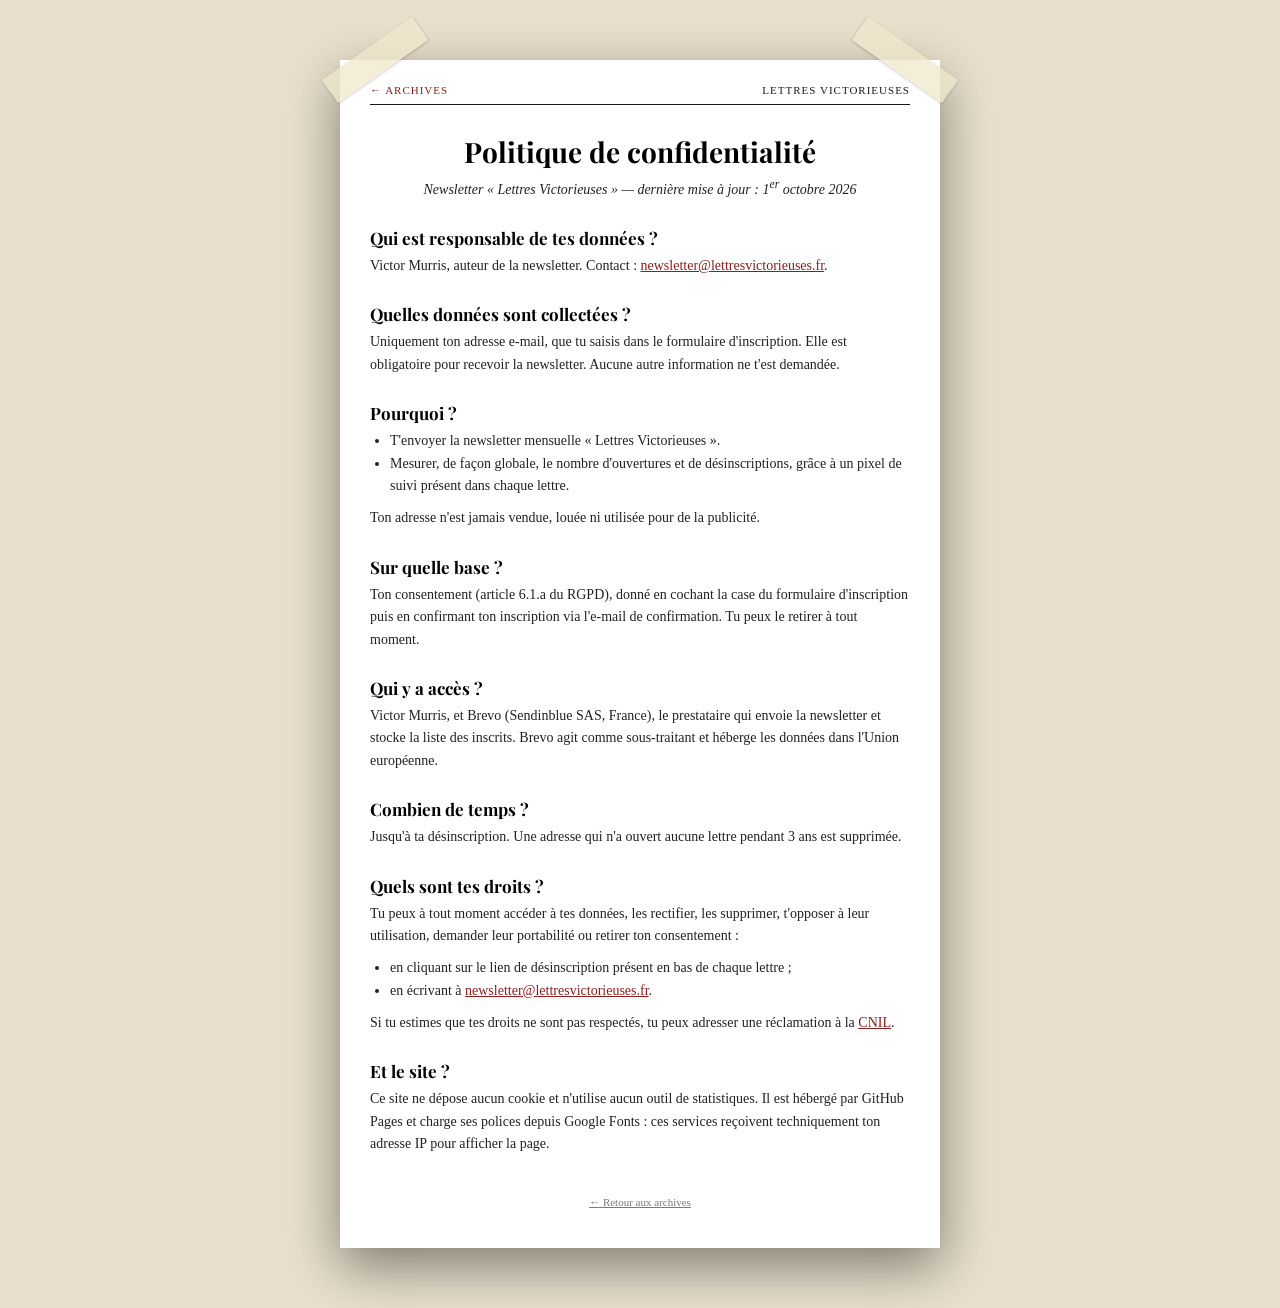
<file: confidentialite.html>
<!DOCTYPE html>
<html lang="fr">
<head>
<meta charset="UTF-8">
<meta name="viewport" content="width=device-width, initial-scale=1.0">
<title>Confidentialité — Les Archives de Victor</title>
<link rel="stylesheet" href="css/style.css?v=6">
</head>
<body>

  <div class="page texte-legal">

    <div class="bandeau">
      <a href="index.html">← Archives</a>
      <span>Lettres Victorieuses</span>
    </div>

    <h1>Politique de confidentialité</h1>
    <p class="subtitle">Newsletter « Lettres Victorieuses » — dernière mise à jour : 1<sup>er</sup> octobre 2026</p>

    <h2>Qui est responsable de tes données ?</h2>
    <p>Victor Murris, auteur de la newsletter. Contact : <a href="mailto:newsletter@lettresvictorieuses.fr">newsletter@lettresvictorieuses.fr</a>.</p>

    <h2>Quelles données sont collectées ?</h2>
    <p>Uniquement ton adresse e-mail, que tu saisis dans le formulaire d'inscription. Elle est obligatoire pour recevoir la newsletter. Aucune autre information ne t'est demandée.</p>

    <h2>Pourquoi ?</h2>
    <ul>
      <li>T'envoyer la newsletter mensuelle « Lettres Victorieuses ».</li>
      <li>Mesurer, de façon globale, le nombre d'ouvertures et de désinscriptions, grâce à un pixel de suivi présent dans chaque lettre.</li>
    </ul>
    <p>Ton adresse n'est jamais vendue, louée ni utilisée pour de la publicité.</p>

    <h2>Sur quelle base ?</h2>
    <p>Ton consentement (article 6.1.a du RGPD), donné en cochant la case du formulaire d'inscription puis en confirmant ton inscription via l'e-mail de confirmation. Tu peux le retirer à tout moment.</p>

    <h2>Qui y a accès ?</h2>
    <p>Victor Murris, et Brevo (Sendinblue SAS, France), le prestataire qui envoie la newsletter et stocke la liste des inscrits. Brevo agit comme sous-traitant et héberge les données dans l'Union européenne.</p>

    <h2>Combien de temps ?</h2>
    <p>Jusqu'à ta désinscription. Une adresse qui n'a ouvert aucune lettre pendant 3 ans est supprimée.</p>

    <h2>Quels sont tes droits ?</h2>
    <p>Tu peux à tout moment accéder à tes données, les rectifier, les supprimer, t'opposer à leur utilisation, demander leur portabilité ou retirer ton consentement :</p>
    <ul>
      <li>en cliquant sur le lien de désinscription présent en bas de chaque lettre ;</li>
      <li>en écrivant à <a href="mailto:newsletter@lettresvictorieuses.fr">newsletter@lettresvictorieuses.fr</a>.</li>
    </ul>
    <p>Si tu estimes que tes droits ne sont pas respectés, tu peux adresser une réclamation à la <a href="https://www.cnil.fr/fr/plaintes" target="_blank" rel="noopener">CNIL</a>.</p>

    <h2>Et le site ?</h2>
    <p>Ce site ne dépose aucun cookie et n'utilise aucun outil de statistiques. Il est hébergé par GitHub Pages et charge ses polices depuis Google Fonts : ces services reçoivent techniquement ton adresse IP pour afficher la page.</p>

    <footer>
      <a href="index.html">← Retour aux archives</a>
    </footer>

  </div>

</body>
</html>
</file>
<file: css/style.css>
@import url('https://fonts.googleapis.com/css2?family=Playfair+Display:ital,wght@0,400;0,600;0,700;0,900;1,400&family=Old+Standard+TT:ital,wght@0,400;0,700;1,400&family=UnifrakturMaguntia&family=Special+Elite&family=Anton&display=swap');

  body {
    margin: 0;
    padding: 0;
    background-color: #cdbf9f;
    font-family: 'Old Standard TT', Georgia, 'Times New Roman', serif;
    overflow-x: hidden;
  }

  .page {
    position: relative;
    z-index: 1;
    max-width: 600px;
    margin: 60px auto;
    padding: 24px 30px 40px 30px;
    box-sizing: border-box;
    background: #ffffff;
    box-shadow: 0 18px 50px rgba(0,0,0,0.45);
  }

  /* Morceaux de scotch sur la feuille */
  .page::before,
  .page::after {
    content: "";
    position: absolute;
    top: -14px;
    width: 110px;
    height: 28px;
    background: rgba(240, 232, 205, 0.75);
    box-shadow: 0 1px 3px rgba(0,0,0,0.2);
  }
  .page::before { left: -20px; transform: rotate(-35deg); }
  .page::after  { right: -20px; transform: rotate(35deg); }

  .bandeau {
    display: flex;
    justify-content: space-between;
    font-size: 11px;
    letter-spacing: 1px;
    text-transform: uppercase;
    color: #1a1a1a;
    padding-bottom: 8px;
    border-bottom: 1px solid #1a1a1a;
  }

  .title-wrap {
    text-align: center;
    margin: 26px 0 6px 0;
    padding-bottom: 18px;
    border-bottom: 4px solid #1a1a1a;
  }
  .title-img {
    max-width: 420px;
    width: 100%;
    height: auto;
  }

  @media screen and (max-width: 480px) {
    .page { padding: 18px 18px 30px 18px; margin: 40px 16px; }
    .title-img { max-width: 300px; }
    .bandeau { font-size: 9.5px; }
  }

  .subtitle {
    text-align: center;
    font-size: 13px;
    font-style: italic;
    color: #666666;
    margin: 0 0 34px 0;
  }

  ul.archives {
    list-style: none;
    margin: 0;
    padding: 0;
    border-top: 1px solid #ddd8cf;
  }

  ul.archives li {
    display: flex;
    align-items: center;
    gap: 12px;
    border-bottom: 1px solid #ddd8cf;
  }

  ul.archives li a.lire {
    flex: 1;
    display: block;
    padding: 16px 4px;
    font-size: 15px;
    color: #1a1a1a;
    text-decoration: none;
  }

  ul.archives li a.lire:hover {
    color: #8a1f1f;
  }

  /* Petit bouton de téléchargement, à droite */
  .telecharger,
  .reader-download {
    flex: 0 0 auto;
    width: 32px;
    height: 32px;
    display: flex;
    align-items: center;
    justify-content: center;
    border: 1px solid #1a1a1a;
    border-radius: 50%;
    color: #1a1a1a;
    text-decoration: none;
    font-size: 16px;
    line-height: 1;
    transition: background 0.2s ease, color 0.2s ease;
  }
  .telecharger:hover {
    background: #1a1a1a;
    color: #fbf8f1;
  }

  footer {
    text-align: center;
    font-size: 11px;
    color: #7a7a7a;
    margin-top: 40px;
  }
  footer a { color: #7a7a7a; }

  /* ===== Bloc d'inscription à la newsletter ===== */
  .inscription {
    margin-top: -30px;
    padding-top: 28px;
  }
  .inscription h2 {
    font-family: 'Playfair Display', Georgia, serif;
    font-size: 24px;
    text-align: center;
    margin: 0 0 4px 0;
  }
  .inscription-intro {
    text-align: center;
    font-size: 13px;
    font-style: italic;
    color: #666666;
    margin: 0 0 22px 0;
  }
  .inscription-label {
    display: block;
    font-size: 11px;
    letter-spacing: 1px;
    text-transform: uppercase;
    margin-bottom: 6px;
  }
  .inscription-ligne {
    display: flex;
    gap: 8px;
  }
  .inscription-ligne input {
    flex: 1;
    min-width: 0;
    padding: 10px 12px;
    font: inherit;
    font-size: 16px; /* 16px minimum : évite le zoom automatique sur iPhone */
    border: 1px solid #1a1a1a;
    border-radius: 0;
    background: #ffffff;
  }
  .inscription-ligne button {
    flex: 0 0 auto;
    padding: 10px 16px;
    font: inherit;
    font-size: 14px;
    color: #ffffff;
    background: #1a1a1a;
    border: 1px solid #1a1a1a;
    border-radius: 0;
    cursor: pointer;
  }
  .inscription-ligne button:hover { background: #8a1f1f; border-color: #8a1f1f; }
  .inscription-ligne button:disabled { opacity: 0.5; cursor: default; }
  .inscription-consentement {
    display: flex;
    gap: 8px;
    align-items: flex-start;
    margin: 14px 0;
    font-size: 13px;
    line-height: 1.45;
    cursor: pointer;
  }
  .inscription-consentement input {
    flex: 0 0 auto;
    margin-top: 3px;
    accent-color: #1a1a1a;
  }
  .inscription-rgpd {
    font-size: 11px;
    line-height: 1.5;
    color: #666666;
    margin: 0;
  }
  .inscription-rgpd a { color: #666666; }
  .inscription-merci,
  .inscription-erreur {
    margin: 14px 0 0 0;
    padding: 10px 12px;
    font-size: 13px;
    border-left: 3px solid #1a1a1a;
    background: #f4f1ea;
  }
  .inscription-erreur { border-left-color: #8a1f1f; background: #faeeee; }
  .inscription-erreur a { color: #8a1f1f; }
  .inscription-ligne[hidden],
  .inscription-consentement[hidden] { display: none; }

  .cache {
    position: absolute;
    left: -9999px;
    width: 1px;
    height: 1px;
    border: 0;
  }
  @media screen and (max-width: 480px) {
    .inscription { margin-top: -20px; }
    .inscription-ligne { flex-direction: column; }
  }

  /* ===== Panneau lecteur en CSS pur (:target) ===== */
  .reader {
    position: fixed;
    inset: 0;
    background: rgba(20, 18, 14, 0.55);
    opacity: 0;
    visibility: hidden;
    transition: opacity 0.25s ease;
    z-index: 10;
    display: flex;
    align-items: center;
    justify-content: center;
    gap: 16px;
  }

  .reader:target {
    opacity: 1;
    visibility: visible;
  }

  /* La page derrière ne défile plus quand une lettre est ouverte
     (ordinateur seulement : sur téléphone la lettre s'ouvre en pleine page) */
  @media (hover: hover) and (pointer: fine) {
    html:has(.reader:target),
    body:has(.reader:target) {
      overflow: hidden;
    }
  }

  .reader-panel {
    width: min(560px, 84vw);
    height: 82vh;
    background: #ffffff;
    box-shadow: 0 20px 50px rgba(0,0,0,0.25);
    border-radius: 6px;
    /* C'est le panneau qui défile : sur iPhone, Safari agrandit
       l'iframe à la hauteur de la lettre au lieu de la faire défiler */
    overflow-y: auto;
    -webkit-overflow-scrolling: touch;
    overscroll-behavior: contain;
    transform: scale(0.96);
    opacity: 0;
    transition: transform 0.25s ease, opacity 0.25s ease;
  }

  .reader:target .reader-panel {
    transform: scale(1);
    opacity: 1;
  }

  .reader-panel iframe {
    width: 100%;
    height: 100%;
    border: 0;
    display: block;
  }

  .reader-actions {
    flex: 0 0 auto;
    align-self: flex-start;
    margin-top: 30px;
    display: flex;
    flex-direction: column;
    gap: 10px;
    transform: scale(0.9);
    opacity: 0;
    transition: transform 0.25s ease, opacity 0.25s ease;
  }

  .reader:target .reader-actions {
    transform: scale(1);
    opacity: 1;
  }

  .reader-close,
  .reader-download {
    width: 40px;
    height: 40px;
    display: flex;
    align-items: center;
    justify-content: center;
    background: #ffffff;
    color: #8a1f1f;
    text-decoration: none;
    border: 0;
    border-radius: 50%;
    box-shadow: 0 8px 24px rgba(0,0,0,0.25);
    font-size: 16px;
  }

  .reader-download { color: #1a1a1a; }

  .reader-close:hover {
    background: #8a1f1f;
    color: #fff;
  }
  .reader-download:hover {
    background: #1a1a1a;
    color: #fff;
  }

  /* Sur téléphone : lettre en plein écran, boutons en haut */
  @media screen and (max-width: 600px) {
    .reader {
      flex-direction: column;
      justify-content: flex-start;
      align-items: stretch;
      gap: 0;
    }
    .reader-actions {
      flex-direction: row;
      justify-content: space-between;
      align-self: stretch;
      margin: 0;
      padding: 10px 14px;
      padding-top: max(10px, env(safe-area-inset-top));
      background: #ffffff;
      border-bottom: 1px solid #1a1a1a;
      transform: none;
    }
    .reader-close,
    .reader-download {
      width: 36px;
      height: 36px;
      box-shadow: none;
      border: 1px solid currentColor;
    }
    .reader-panel {
      flex: 1;
      width: 100%;
      height: auto;
      min-height: 0;
      border-radius: 0;
      box-shadow: none;
      transform: none;
    }
  }

  /* ===== Fond : collage de coupures de journaux ===== */
  .collage {
    position: fixed;
    inset: -2%;
    z-index: 0;
    display: grid;
    grid-template-columns: repeat(6, 1fr);
    grid-auto-rows: 1fr;
    grid-auto-flow: dense;
    gap: 0;
    background: #cdbf9f;
    pointer-events: none;
    user-select: none;
  }

  .w1 { grid-column: span 1; }
  .w2 { grid-column: span 2; }
  .w3 { grid-column: span 3; }
  .h1 { grid-row: span 1; }
  .h2 { grid-row: span 2; }
  .h3 { grid-row: span 3; }

  .coupure {
    position: relative;
    overflow: hidden;
    min-height: 0;
    padding: 12px 14px;
    color: #1d1a15;
    font-size: 10px;
    line-height: 1.35;
    text-align: justify;
    hyphens: auto;
    box-shadow: 0 3px 8px rgba(0,0,0,0.35);
    transform: rotate(var(--r, 0deg)) scale(1.14);
  }
  .coupure p { margin: 0 0 6px 0; }

  /* Papiers vieillis */
  .papier-beige { background: #e8dcc0; }
  .papier-jaune { background: #efe2bd; }
  .papier-sepia { background: #d9c49c; }
  .papier-gris  { background: #dcd9d1; }
  .papier-blanc { background: #f1ede3; }
  .papier-noir  { background: #161513; color: #f1ede3; }
  .papier-beige, .papier-jaune, .papier-sepia, .papier-gris, .papier-blanc {
    background-image:
      radial-gradient(ellipse at 15% 10%, rgba(255,255,255,0.35), transparent 55%),
      radial-gradient(ellipse at 85% 95%, rgba(110,80,30,0.22), transparent 60%);
  }

  /* Fausses photos en trame (noir et blanc) */
  .photo {
    background: #f1ede3;
    padding: 8px 8px 6px 8px;
    display: flex;
    flex-direction: column;
  }
  .photo-image {
    flex: 1;
    min-height: 0;
    background-color: #2a2824;
    background-image:
      radial-gradient(circle, rgba(241,237,227,0.55) 1px, transparent 1.4px),
      radial-gradient(ellipse at 50% 30%, rgba(241,237,227,0.45), transparent 55%),
      linear-gradient(170deg, #4a4740 0%, #1a1916 70%);
    background-size: 4px 4px, 100% 100%, 100% 100%;
  }
  .photo-claire .photo-image {
    background-color: #b9b3a5;
    background-image:
      radial-gradient(circle, rgba(26,25,22,0.5) 1px, transparent 1.4px),
      repeating-linear-gradient(0deg, transparent 0 18px, rgba(26,25,22,0.35) 18px 19px),
      repeating-linear-gradient(90deg, transparent 0 18px, rgba(26,25,22,0.35) 18px 19px);
    background-size: 4px 4px, auto, auto;
  }
  .legende {
    font-style: italic;
    font-size: 9px;
    margin: 5px 0 0 0 !important;
    text-align: left;
  }

  /* Bords déchirés */
  .dechire   { clip-path: polygon(0 2%, 8% 0, 20% 3%, 33% 0, 47% 2%, 60% 0, 74% 3%, 88% 0, 100% 2%, 98% 30%, 100% 60%, 97% 100%, 80% 97%, 62% 100%, 45% 98%, 28% 100%, 12% 97%, 0 100%, 2% 70%, 0 40%); }
  .dechire-2 { clip-path: polygon(3% 0, 100% 0, 97% 15%, 100% 32%, 96% 50%, 100% 68%, 97% 85%, 100% 100%, 0 100%, 3% 82%, 0 64%, 4% 46%, 0 28%, 3% 12%); }

  /* Colonnes de texte */
  .cols2, .cols3 {
    column-gap: 14px;
    column-rule: 1px solid rgba(0,0,0,0.35);
  }
  .cols2 { column-count: 2; }
  .cols3 { column-count: 3; }
  .papier-noir .cols2 { column-rule-color: rgba(255,255,255,0.4); }

  .lettrine > p:first-child::first-letter {
    float: left;
    font-family: 'Playfair Display', Georgia, serif;
    font-weight: 900;
    font-size: 34px;
    line-height: 0.85;
    padding: 2px 4px 0 0;
  }

  /* Titres */
  .rubrique {
    font-size: 9px;
    letter-spacing: 1.5px;
    text-transform: uppercase;
    border-top: 1px solid currentColor;
    border-bottom: 1px solid currentColor;
    padding: 2px 0;
    text-align: center;
  }
  .titre {
    font-family: 'Playfair Display', Georgia, serif;
    font-weight: 900;
    font-size: 30px;
    line-height: 1;
    margin: 6px 0 10px 0;
    text-align: center;
  }
  .titre-moyen {
    font-family: 'Playfair Display', Georgia, serif;
    font-style: italic;
    font-weight: 700;
    font-size: 20px;
    line-height: 1.05;
    margin: 0 0 8px 0;
    text-align: left;
  }
  .titre-petit {
    font-family: 'Old Standard TT', Georgia, serif;
    font-weight: 700;
    font-size: 14px;
    text-transform: uppercase;
    line-height: 1.1;
    margin: 0 0 6px 0;
    padding-bottom: 4px;
    border-bottom: 2px solid currentColor;
    text-align: left;
  }
  .titre-geant {
    font-family: 'Anton', Impact, sans-serif;
    font-weight: 400;
    font-size: 40px;
    line-height: 0.95;
    text-transform: uppercase;
    margin: 4px 0 10px 0;
    text-align: left;
  }
  .bandeau-new {
    display: inline-block;
    font-family: 'Anton', Impact, sans-serif;
    font-size: 12px;
    letter-spacing: 1px;
    background: #f1ede3;
    color: #161513;
    padding: 2px 8px;
  }

  /* Titre du journal */
  .masthead {
    font-family: 'UnifrakturMaguntia', 'Old English Text MT', serif;
    font-size: 40px;
    line-height: 1.1;
    text-align: center;
    margin: 0 !important;
  }
  .sous-masthead {
    text-align: center;
    font-size: 9px;
    letter-spacing: 1.5px;
    text-transform: uppercase;
    border-top: 3px double #1d1a15;
    padding-top: 4px;
  }

  /* Texte à la verticale */
  .vertical {
    writing-mode: vertical-rl;
    transform: rotate(180deg);
    height: 100%;
  }
  .vertical .titre-petit {
    border-bottom: 0;
    border-left: 2px solid currentColor;
    padding: 0 0 0 4px;
  }

  /* Petites annonces / pubs */
  .pub { text-align: center; }
  .pub-titre {
    font-family: 'Anton', Impact, sans-serif;
    font-size: 28px;
    line-height: 1;
    text-transform: uppercase;
    margin: 8px 0 4px 0 !important;
  }
  .pub-sous {
    font-size: 10px;
    letter-spacing: 2px;
    text-transform: uppercase;
    border-top: 1px solid currentColor;
    border-bottom: 1px solid currentColor;
    padding: 3px 0;
  }

  .machine {
    font-family: 'Special Elite', 'Courier New', monospace;
    font-size: 13px;
    text-align: left;
    display: flex;
    align-items: center;
  }

  .citation {
    font-family: 'Playfair Display', Georgia, serif;
    font-style: italic;
    font-size: 13px;
    text-align: left;
  }
  .citation .signature {
    font-style: normal;
    font-size: 10px;
    letter-spacing: 1px;
    text-transform: uppercase;
    text-align: right;
  }

  .tampon {
    display: flex;
    align-items: center;
    justify-content: center;
  }
  .tampon p {
    font-family: 'Special Elite', 'Courier New', monospace;
    font-size: 13px;
    color: #8a1f1f;
    border: 2px solid #8a1f1f;
    padding: 6px 10px;
    text-transform: uppercase;
    text-align: center;
    transform: rotate(-8deg);
  }

  /* Lettres découpées façon lettre anonyme */
  .rancon {
    background: #cdbf9f;
    display: flex;
    flex-wrap: wrap;
    align-content: center;
    justify-content: center;
    gap: 3px;
    box-shadow: none;
  }
  .rancon span {
    display: inline-block;
    padding: 1px 4px;
    font-size: 18px;
    line-height: 1.1;
    background: #f1ede3;
    color: #161513;
    box-shadow: 0 1px 2px rgba(0,0,0,0.35);
  }
  .rancon span:nth-child(3n)   { font-family: 'Anton', Impact, sans-serif; background: #161513; color: #f1ede3; transform: rotate(-6deg); }
  .rancon span:nth-child(3n+1) { font-family: 'Playfair Display', Georgia, serif; font-weight: 900; transform: rotate(4deg); }
  .rancon span:nth-child(3n+2) { font-family: 'Special Elite', monospace; background: #e8dcc0; transform: rotate(-2deg); }
  .rancon span:nth-child(5n)   { font-family: 'UnifrakturMaguntia', serif; background: #d9c49c; }

  /* Tableau des éco-régions */
  .tableau {
    width: 100%;
    border-collapse: collapse;
    font-size: 10px;
  }
  .tableau th {
    text-align: left;
    font-size: 9px;
    text-transform: uppercase;
    border-bottom: 2px solid #1d1a15;
    padding: 3px 4px;
  }
  .tableau td {
    border-bottom: 1px solid rgba(0,0,0,0.25);
    padding: 3px 4px;
  }

  @media screen and (max-width: 700px) {
    .collage { grid-template-columns: repeat(3, 1fr); }
    .coupure { font-size: 8px; padding: 8px 10px; }
    .titre { font-size: 20px; }
    .titre-geant { font-size: 26px; }
    .titre-moyen { font-size: 15px; }
    .titre-petit { font-size: 11px; }
    .masthead { font-size: 26px; }
    .pub-titre { font-size: 18px; }
    .cols3 { column-count: 2; }
    .rancon span { font-size: 12px; }
  }

  /* ===== Page de confidentialité ===== */
  body:not(:has(.collage)) { background-color: #e8dfcc; }
  .bandeau a { color: inherit; text-decoration: none; }
  .texte-legal h1 {
    font-family: 'Playfair Display', Georgia, serif;
    font-size: 28px;
    text-align: center;
    margin: 28px 0 6px 0;
  }
  .texte-legal h2 {
    font-family: 'Playfair Display', Georgia, serif;
    font-size: 17px;
    margin: 26px 0 6px 0;
  }
  .texte-legal p,
  .texte-legal li {
    font-size: 14px;
    line-height: 1.6;
    color: #222222;
  }
  .texte-legal p { margin: 0 0 10px 0; }
  .texte-legal ul { margin: 0 0 10px 0; padding-left: 20px; }
  .texte-legal a { color: #8a1f1f; }
  .texte-legal footer a { color: #7a7a7a; }
</file>
